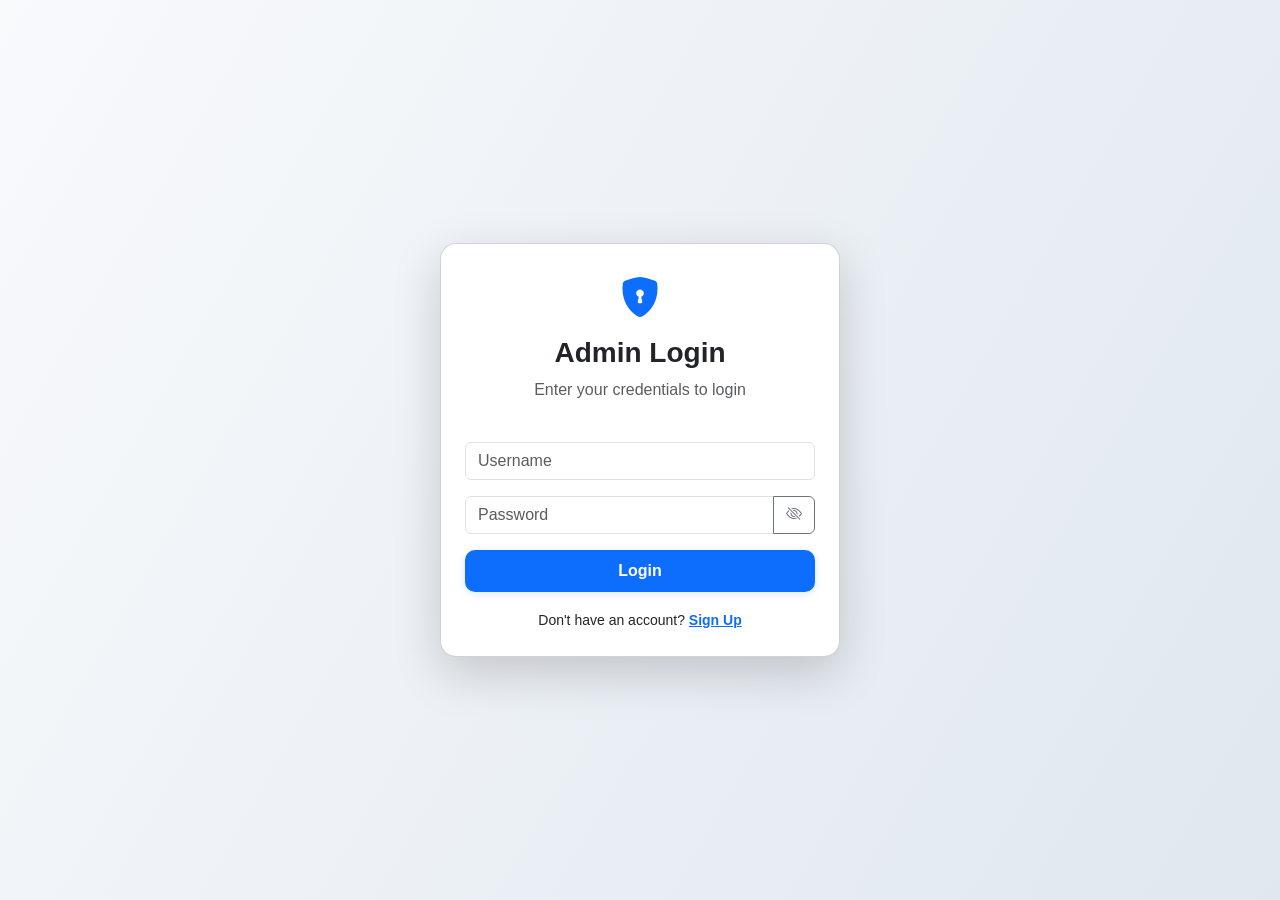
<file: admin-login.html>
<!DOCTYPE html>
<html lang="en">
<head>
  <meta charset="UTF-8">
  <meta name="viewport" content="width=device-width, initial-scale=1.0">
  <title>Admin Login | BH Finder</title>
   <link rel="icon" href="images/bh2.png" type="image/jpeg">
  <link rel="stylesheet" href="bootstrap-5.3.8-dist/css/bootstrap.min.css">
  <link rel="stylesheet" href="https://cdn.jsdelivr.net/npm/bootstrap-icons@1.11.3/font/bootstrap-icons.min.css">
  <link rel="stylesheet" href="style.css">
</head>
<body class="bg-light">

  <div class="container d-flex justify-content-center align-items-center min-vh-100">
    <div class="card shadow-lg p-4 rounded-4" style="max-width: 400px; width: 100%;">
      <div class="text-center mb-4">
        <i class="bi bi-shield-lock-fill fs-1 text-primary"></i>
        <h3 class="fw-bold mt-2">Admin Login</h3>
        <p class="text-muted">Enter your credentials to login</p>
      </div>

      <form id="adminLoginForm">
        <div class="mb-3">
          <input type="text" class="form-control" id="username" placeholder="Username" required autocomplete="username">
        </div>
        <!-- 👁️ [GI-USAB] Gihimong input group para sa show/hide password -->
        <div class="mb-3 input-group">
          <input type="password" class="form-control" id="password" placeholder="Password" required autocomplete="current-password">
          <button class="btn btn-outline-secondary" type="button" id="togglePassword">
            <i class="bi bi-eye-slash"></i>
          </button>
        </div>
        <button type="submit" class="btn btn-primary w-100 fw-semibold">Login</button>
        <div class="text-center mt-3">
          <small>Don't have an account? <a href="admin-signup.html" class="text-primary fw-semibold">Sign Up</a></small>
        </div>
      </form>
    </div>
  </div>

  <script src="bootstrap-5.3.8-dist/js/bootstrap.bundle.min.js"></script>
  <!-- [GI-USAB] Gigamit na ang dedikado nga script para sa admin login -->
  <script src="admin-login.js"></script>
</body>
</html>
</file>
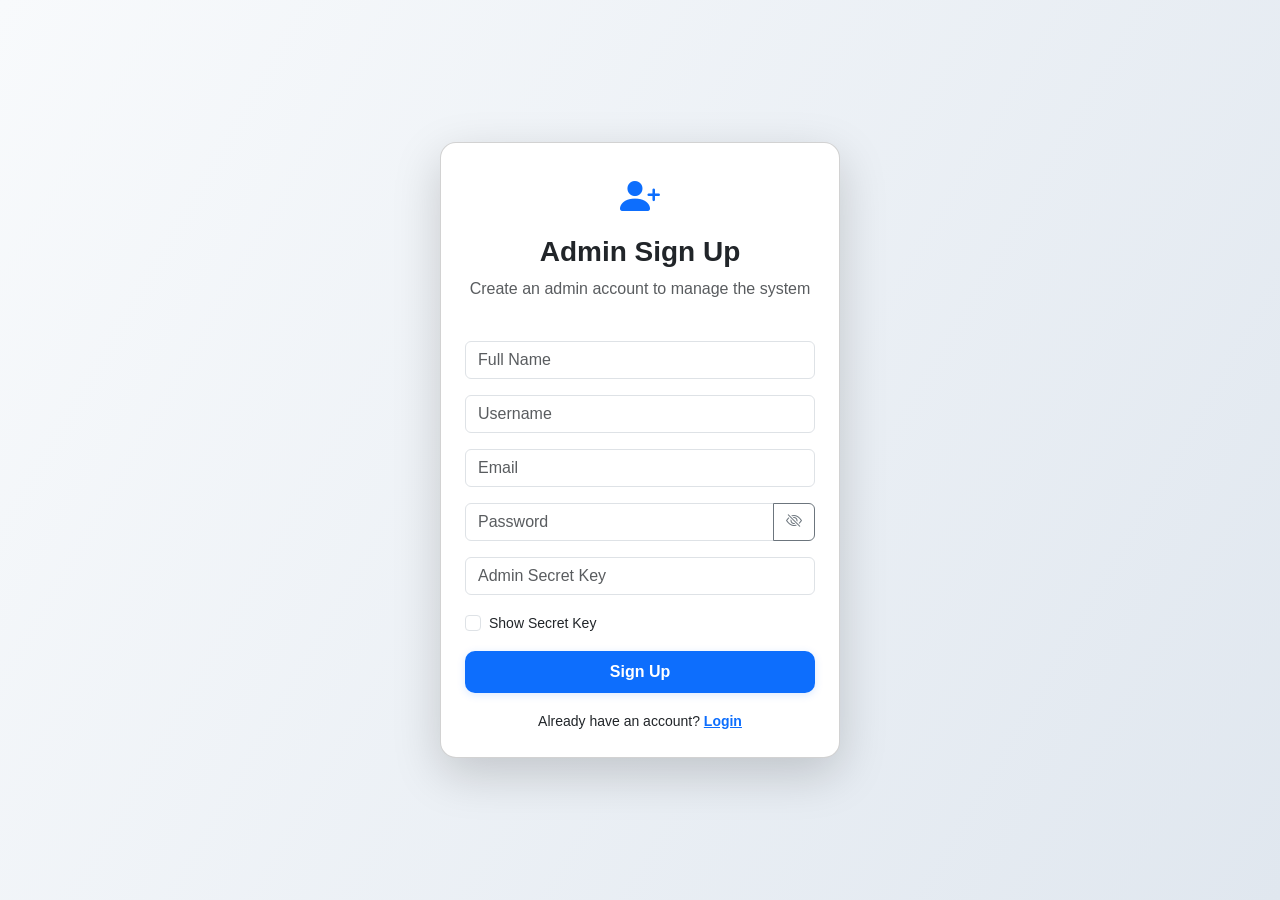
<file: admin-signup.html>
<!DOCTYPE html>
<html lang="en">
<head>
  <meta charset="UTF-8">
  <meta name="viewport" content="width=device-width, initial-scale=1.0">
  <title>Admin Sign Up | BH Finder</title>
   <link rel="icon" href="images/bh2.png" type="image/jpeg">
  <link rel="stylesheet" href="bootstrap-5.3.8-dist/css/bootstrap.min.css">
  <link rel="stylesheet" href="https://cdn.jsdelivr.net/npm/bootstrap-icons@1.11.3/font/bootstrap-icons.min.css">
  <link rel="stylesheet" href="style.css">
</head>
<body class="bg-light">

  <div class="container d-flex justify-content-center align-items-center min-vh-100">
    <div class="card shadow-lg p-4 rounded-4" style="max-width: 400px; width: 100%;">
      <div class="text-center mb-4">
        <i class="bi bi-person-plus-fill fs-1 text-primary"></i>
        <h3 class="fw-bold mt-2">Admin Sign Up</h3>
        <p class="text-muted">Create an admin account to manage the system</p>
      </div>

      <form id="signupForm" method="POST">
        <div class="mb-3">
          <input type="text" class="form-control" id="fullname" name="fullname" placeholder="Full Name" required autocomplete="name">
        </div>
        <div class="mb-3">
          <input type="text" class="form-control" id="username" name="username" placeholder="Username" required autocomplete="username">
        </div>
        <div class="mb-3">
          <input type="email" class="form-control" id="email" name="email" placeholder="Email" required autocomplete="email">
        </div>
        <!--  [GI-USAB] Gihimong input group para sa show/hide password -->
        <div class="mb-3 input-group">
          <input type="password" class="form-control" id="password" name="password" placeholder="Password" required autocomplete="new-password">
          <button class="btn btn-outline-secondary" type="button" id="togglePassword">
            <i class="bi bi-eye-slash"></i>
          </button>
        </div>
        <input type="hidden" id="role" name="role" value="admin">
        <!-- [GI-USAB] Field para sa Admin Secret Key -->
        <div class="mb-3">
          <input type="password" class="form-control" id="secret_key" name="secret_key" placeholder="Admin Secret Key" required autocomplete="new-password">
        </div>
        <!--  [BAG-O] Checkbox para ipakita ang secret key -->
        <div class="form-check mb-3">
          <input class="form-check-input" type="checkbox" id="showSecretKey">
          <label class="form-check-label small" for="showSecretKey">
            Show Secret Key
          </label>
        </div>

        <button type="submit" class="btn btn-primary w-100 fw-semibold">Sign Up</button>
        <div class="text-center mt-3">
          <small>Already have an account? <a href="admin-login.html" class="text-primary fw-semibold">Login</a></small>
        </div>
      </form>
    </div>
  </div>

  <script src="bootstrap-5.3.8-dist/js/bootstrap.bundle.min.js"></script>
  <!-- [GI-USAB] Gigamit na ang bag-ong admin-signup.js para sa admin-specific logic -->
  <script src="admin-signup.js"></script>

</body>
</html>
</file>
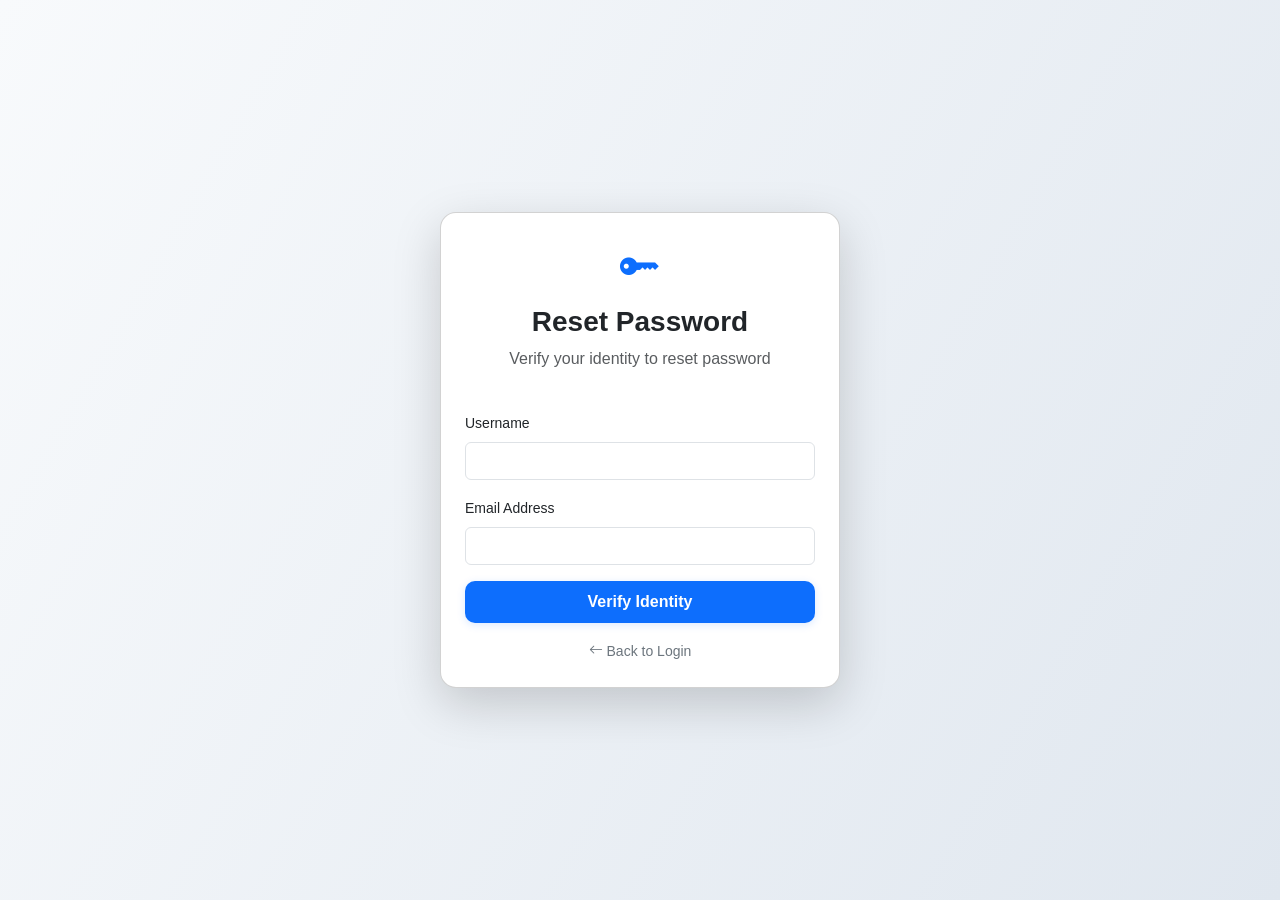
<file: forgot-password.html>
<!DOCTYPE html>
<html lang="en">
<head>
  <meta charset="UTF-8">
  <meta name="viewport" content="width=device-width, initial-scale=1.0">
  <title>Forgot Password | BH Finder</title>
  <link rel="icon" href="images/bh2.png" type="image/jpeg">
  <link rel="stylesheet" href="bootstrap-5.3.8-dist/css/bootstrap.min.css">
  <link rel="stylesheet" href="https://cdn.jsdelivr.net/npm/bootstrap-icons@1.11.3/font/bootstrap-icons.min.css">
  <link rel="stylesheet" href="style.css">
</head>
<body class="bg-light">

  <div class="container d-flex justify-content-center align-items-center min-vh-100">
    <div class="card shadow-lg p-4 rounded-4" style="max-width: 400px; width: 100%;">
      <div class="text-center mb-4">
        <i class="bi bi-key-fill fs-1 text-primary"></i>
        <h3 class="fw-bold mt-2">Reset Password</h3>
        <p class="text-muted">Verify your identity to reset password</p>
      </div>

      <form id="forgotPasswordForm">
        <!-- Step 1: Verification -->
        <div id="verificationStep">
          <div class="mb-3">
            <label for="username" class="form-label small">Username</label>
            <input type="text" class="form-control" id="username" required autocomplete="username">
          </div>
          <div class="mb-3">
            <label for="email" class="form-label small">Email Address</label>
            <input type="email" class="form-control" id="email" required autocomplete="email">
          </div>
          <button type="submit" class="btn btn-primary w-100 fw-semibold" id="verifyBtn">Verify Identity</button>
        </div>

        <!-- Step 2: New Password (Hidden initially) -->
        <div id="resetStep" class="d-none">
          <div class="alert alert-success small py-2"><i class="bi bi-check-circle-fill"></i> Identity Verified!</div>
          <div class="mb-3">
            <label for="newPassword" class="form-label small">New Password</label>
            <div class="input-group">
              <input type="password" class="form-control" id="newPassword" autocomplete="new-password">
              <button class="btn btn-outline-secondary" type="button" id="toggleNewPass"><i class="bi bi-eye-slash"></i></button>
            </div>
          </div>
          <div class="mb-3">
            <label for="confirmPassword" class="form-label small">Confirm Password</label>
            <div class="input-group">
              <input type="password" class="form-control" id="confirmPassword" autocomplete="new-password">
              <button class="btn btn-outline-secondary" type="button" id="toggleConfirmPass"><i class="bi bi-eye-slash"></i></button>
            </div>
          </div>
          <button type="button" class="btn btn-success w-100 fw-semibold" id="resetBtn">Reset Password</button>
        </div>

        <div class="text-center mt-3">
          <a href="user-login.html" class="text-decoration-none small text-secondary"><i class="bi bi-arrow-left"></i> Back to Login</a>
        </div>
      </form>
    </div>
  </div>

  <script src="bootstrap-5.3.8-dist/js/bootstrap.bundle.min.js"></script>
  <script src="forgot-password.js"></script>
</body>
</html>
</file>
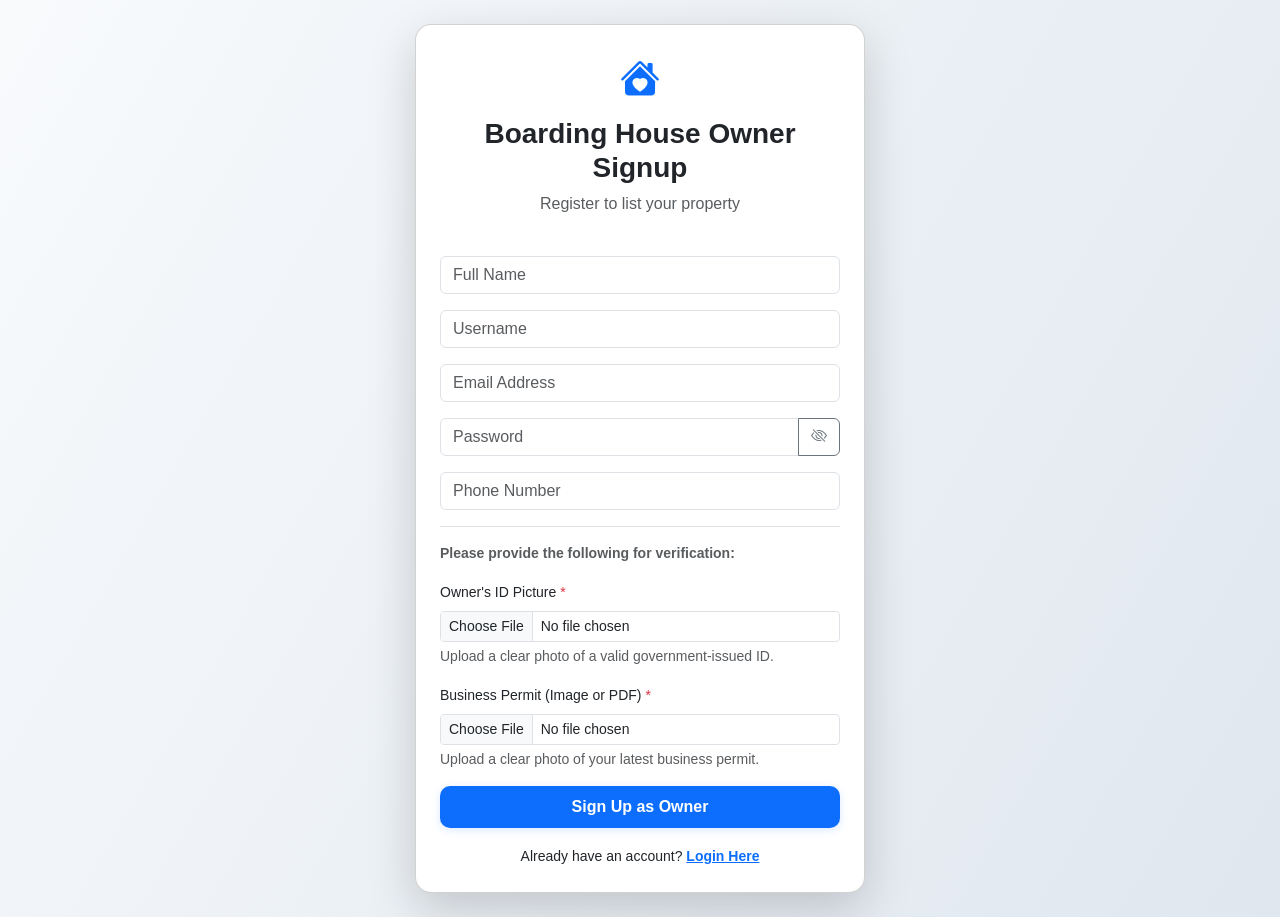
<file: owner-signup.html>
<!DOCTYPE html>
<html lang="en">
<head>
  <meta charset="UTF-8">
  <meta name="viewport" content="width=device-width, initial-scale=1.0">
  <title>Owner Sign Up | BH Finder</title>
   <link rel="icon" href="images/bh2.png" type="image/jpeg">

  <!-- 🎨 Bootstrap styling -->
  <link rel="stylesheet" href="bootstrap-5.3.8-dist/css/bootstrap.min.css">
  <link rel="stylesheet" href="https://cdn.jsdelivr.net/npm/bootstrap-icons@1.11.3/font/bootstrap-icons.min.css">
  <link rel="stylesheet" href="style.css">
</head>

<body class="bg-light">
  <!-- 🏠 Centered signup card -->
  <div class="container d-flex justify-content-center align-items-center min-vh-100 py-4">
    <div class="card shadow-lg p-4 rounded-4" style="max-width: 450px; width: 100%;">
      <div class="text-center mb-4">
        <i class="bi bi-house-heart-fill fs-1 text-primary"></i>
        <h3 class="fw-bold mt-2">Boarding House Owner Signup</h3>
        <p class="text-muted">Register to list your property</p>
      </div>

      <!-- ✅ Owner Signup Form -->
      <form id="signupForm">
        <div class="mb-3">
          <input type="text" class="form-control" id="fullname" name="full_name" placeholder="Full Name" required autocomplete="name">
        </div>
        <div class="mb-3">
          <input type="text" class="form-control" id="username" name="username" placeholder="Username" required autocomplete="username">
        </div>
        <div class="mb-3">
          <input type="email" class="form-control" id="email" name="email" placeholder="Email Address" required autocomplete="email">
        </div>
        <div class="mb-3 input-group">
          <input type="password" class="form-control" id="password" name="password" placeholder="Password" required autocomplete="new-password">
          <button class="btn btn-outline-secondary" type="button" id="togglePassword">
            <i class="bi bi-eye-slash"></i>
          </button>
        </div>
        <div class="mb-3">
          <input type="tel" class="form-control" id="phone" name="phone" placeholder="Phone Number" required autocomplete="tel">
        </div>
        
        <!-- Hidden input para sa role -->
        <input type="hidden" id="role" name="role" value="owner">

        <!-- Mga field para sa Owner, kanunay makita -->
        <div id="ownerFields" class="mt-3 border-top pt-3">
          <p class="text-muted small fw-semibold">Please provide the following for verification:</p>
          <div class="mb-3">
            <label for="idPicture" class="form-label small">Owner's ID Picture <span class="text-danger">*</span></label>
            <input type="file" class="form-control form-control-sm" id="idPicture" name="idPicture" accept="image/*,application/pdf" required>
            <div class="form-text small">
              Upload a clear photo of a valid government-issued ID.
            </div>
          </div>
          <div class="mb-3">
            <label for="businessPermit" class="form-label small">Business Permit (Image or PDF) <span class="text-danger">*</span></label>
            <input type="file" class="form-control form-control-sm" id="businessPermit" name="businessPermit" accept="image/*,application/pdf" required>
            <div class="form-text small">Upload a clear photo of your latest business permit.</div>
          </div>
        </div>

        <button type="submit" class="btn btn-primary w-100 fw-semibold">Sign Up as Owner</button>

        <div class="text-center mt-3">
          <small>
            Already have an account?
            <a href="user-login.html" class="text-primary fw-semibold">Login Here</a>
          </small>
        </div>
      </form>
    </div>
  </div>

  <!-- ⚙️ JS libraries -->
  <script src="bootstrap-5.3.8-dist/js/bootstrap.bundle.min.js"></script>
  <!-- Gigamit gihapon ang signup.js kay kaya na niya i-handle ang owner-specific fields -->
  <script src="signup.js"></script>

</body>
</html>
</file>
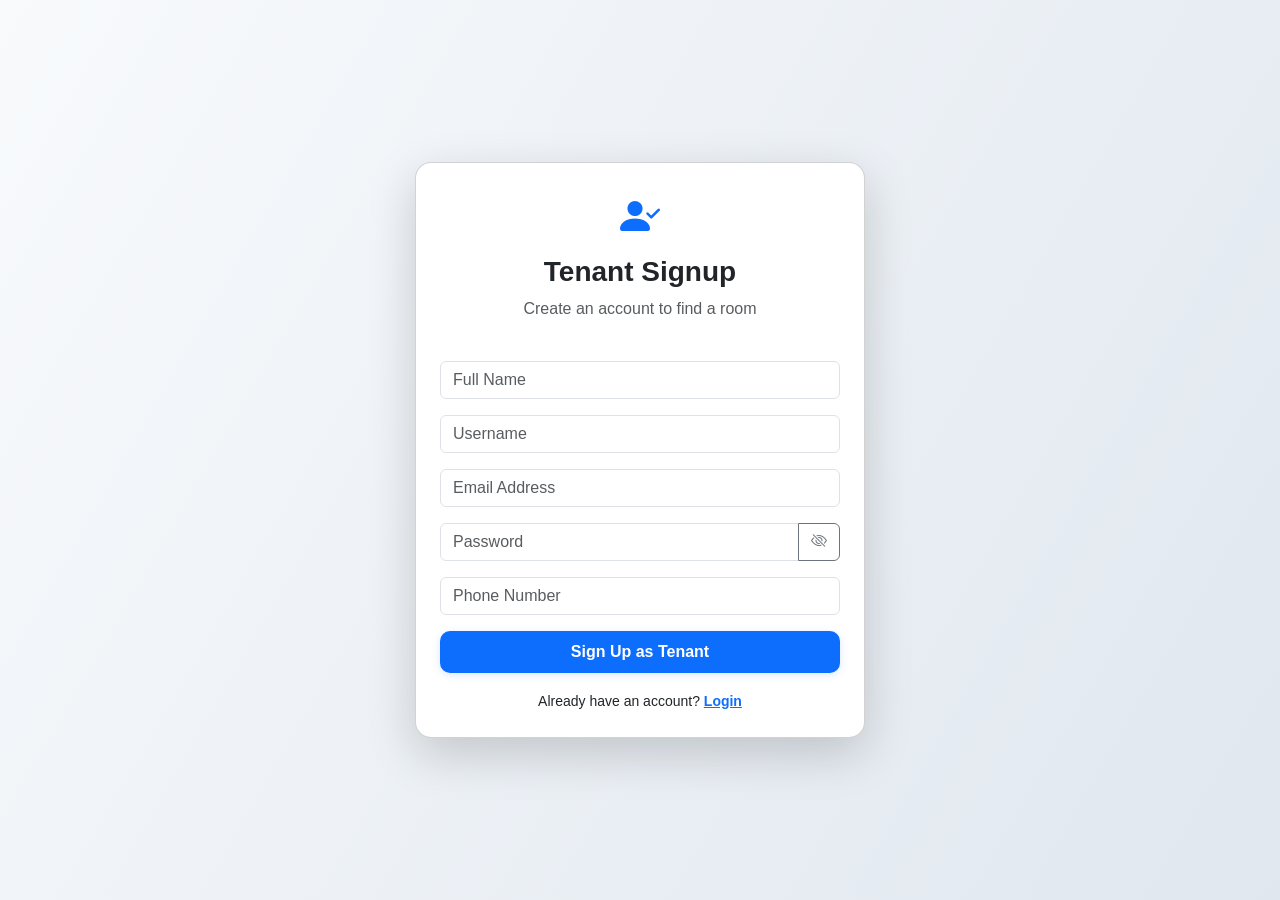
<file: tenant-signup.html>
<!DOCTYPE html>
<html lang="en">
<head>
  <meta charset="UTF-8">
  <meta name="viewport" content="width=device-width, initial-scale=1.0">
  <title>Tenant Sign Up | BH Finder</title>
   <link rel="icon" href="images/bh2.png" type="image/jpeg">

  <!-- 🎨 Bootstrap styling -->
  <link rel="stylesheet" href="bootstrap-5.3.8-dist/css/bootstrap.min.css">
  <link rel="stylesheet" href="https://cdn.jsdelivr.net/npm/bootstrap-icons@1.11.3/font/bootstrap-icons.min.css">
  <link rel="stylesheet" href="style.css">
</head>

<body class="bg-light">
  <!-- 🏠 Centered signup card -->
  <div class="container d-flex justify-content-center align-items-center min-vh-100 py-4">
    <div class="card shadow-lg p-4 rounded-4" style="max-width: 450px; width: 100%;">
      <div class="text-center mb-4">
        <i class="bi bi-person-check-fill fs-1 text-primary"></i>
        <h3 class="fw-bold mt-2">Tenant Signup</h3>
        <p class="text-muted">Create an account to find a room</p>
      </div>

      <!-- ✅ Tenant Signup Form -->
      <form id="signupForm">
        <div class="mb-3">
          <input type="text" class="form-control" id="fullname" name="full_name" placeholder="Full Name" required autocomplete="name">
        </div>
        <div class="mb-3">
          <input type="text" class="form-control" id="username" name="username" placeholder="Username" required autocomplete="username">
        </div>
        <div class="mb-3">
          <input type="email" class="form-control" id="email" name="email" placeholder="Email Address" required autocomplete="email">
        </div>
        <!--  [GI-USAB] Gihimong input group para sa show/hide password -->
        <div class="mb-3 input-group">
          <input type="password" class="form-control" id="password" name="password" placeholder="Password" required autocomplete="new-password">
          <button class="btn btn-outline-secondary" type="button" id="togglePassword">
            <i class="bi bi-eye-slash"></i>
          </button>
        </div>
        <div class="mb-3">
          <input type="tel" class="form-control" id="phone" name="phone" placeholder="Phone Number" required autocomplete="tel">
        </div>
        
        <!-- Hidden input para sa role, kanunay 'tenant' -->
        <input type="hidden" id="role" name="role" value="tenant">

        <button type="submit" class="btn btn-primary w-100 fw-semibold">Sign Up as Tenant</button>

        <div class="text-center mt-3">
          <small>
            Already have an account?
            <a href="user-login.html" class="text-primary fw-semibold">Login</a>
          </small>
        </div>
      </form>
    </div>
  </div>

  <!-- ⚙️ JS libraries -->
  <script src="bootstrap-5.3.8-dist/js/bootstrap.bundle.min.js"></script>
  <script src="signup.js"></script>

</body>
</html>
</file>
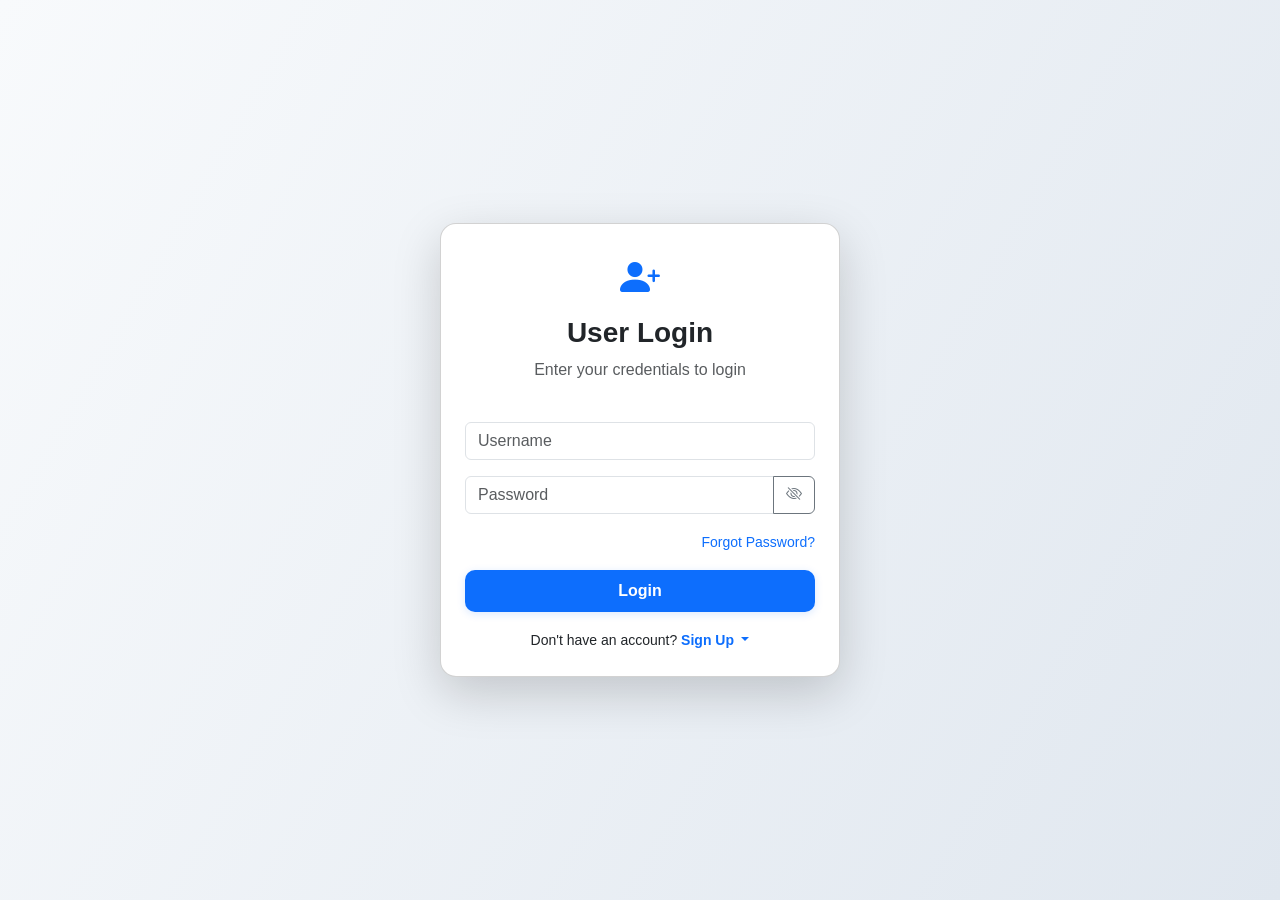
<file: user-login.html>
<!DOCTYPE html>
<html lang="en">
<head>
  <meta charset="UTF-8">
  <meta name="viewport" content="width=device-width, initial-scale=1.0">
  <title>User Login | BH Finder</title>
   <link rel="icon" href="images/bh2.png" type="image/jpeg">
  <!-- Bootstrap styling -->
  <link rel="stylesheet" href="bootstrap-5.3.8-dist/css/bootstrap.min.css">
  <link rel="stylesheet" href="https://cdn.jsdelivr.net/npm/bootstrap-icons@1.11.3/font/bootstrap-icons.min.css">
  <link rel="stylesheet" href="style.css">
</head>

<body class="bg-light">
  <!--  Centered login card -->
  <div class="container d-flex justify-content-center align-items-center min-vh-100">
    <div class="card shadow-lg p-4 rounded-4" style="max-width: 400px; width: 100%;">
      <div class="text-center mb-4">
        <i class="bi bi-person-plus-fill fs-1 text-primary"></i>
        <h3 class="fw-bold mt-2">User Login</h3>
        <p class="text-muted">Enter your credentials to login</p>
      </div>

      <!--  Usa ra ka form (no nested forms) -->
      <form id="userLoginForm">
        <div class="mb-3">
          <input type="text" class="form-control" id="username" placeholder="Username" required autocomplete="username">
        </div>
        <!--  [GI-USAB] Gihimong input group para sa show/hide password -->
        <div class="mb-3 input-group">
          <input type="password" class="form-control" id="password" placeholder="Password" required autocomplete="current-password">
          <button class="btn btn-outline-secondary" type="button" id="togglePassword">
            <i class="bi bi-eye-slash"></i>
          </button>
        </div>
        <!-- [BAG-O] Forgot Password Link -->
        <div class="text-end mb-3">
          <a href="forgot-password.html" class="text-decoration-none small text-primary">Forgot Password?</a>
        </div>
        <button type="submit" class="btn btn-primary w-100 fw-semibold">Login</button>

        <div class="text-center mt-3">
          <small>
            Don't have an account?
            <span class="dropdown">
              <a href="#" class="text-primary fw-semibold dropdown-toggle text-decoration-none" role="button" id="signupOptions" data-bs-toggle="dropdown" aria-expanded="false">
                Sign Up
              </a>
              <ul class="dropdown-menu" aria-labelledby="signupOptions">
                <li><a class="dropdown-item" href="tenant-signup.html"><i class="bi bi-person-check-fill me-2"></i>As Tenant</a></li>
                <li><a class="dropdown-item" href="owner-signup.html"><i class="bi bi-house-heart-fill me-2"></i>As Owner</a></li>
              </ul>
            </span>
          </small>
        </div>
      </form>
    </div>
  </div>

  <!--  JS libraries -->
  <script src="bootstrap-5.3.8-dist/js/bootstrap.bundle.min.js"></script>
  <script src="login.js"></script>
</body>
</html>
</file>
<file: style.css>
/* --- GLOBAL STYLES (Gigamit sa daghang pages) --- */
body {
  background: linear-gradient(120deg, #f8fafc 0%, #e0e7ef 100%);
  font-family: 'Segoe UI', Arial, sans-serif;
  min-height: 100vh;
  color: #374151;
}

/* --- NAVBAR (Global) --- */
.navbar {
  box-shadow: 0 2px 6px rgba(0, 0, 0, 0.1);
}
.navbar-brand {
  font-weight: 700;
  font-size: 1.5rem;
}
.navbar .nav-link {
  font-weight: 500;
  margin-right: 10px;
  transition: color 0.2s;
}
.navbar .nav-link:hover {
  color: #dbeafe !important;
}

/* --- HERO SECTION (Para sa index.html) --- */ 
.hero {
  background: url('images/bh2.png') center/cover no-repeat;
  height: 320px;
  display: flex;
  align-items: center;
  justify-content: center;
  text-align: center;
  color: rgb(47, 47, 136); /* Gibag-o gikan sa white ngadto sa blue */
}
.hero h1 {
  font-size: 2.8rem;
  font-weight: bold;
}
.hero p {
  font-size: 1.2rem;
  margin-top: 8px;
}

/* --- SEARCH BOX (Para sa index.html) --- */
.search-box {
  margin-top: -40px;
  background: white;
  padding: 20px;
  border-radius: 12px;
  box-shadow: 0 3px 10px rgba(0, 0, 0, 0.08);
}
#searchBox {
  border-radius: 10px;
  border: 1px solid #d1d5db;
  font-size: 1.05rem;
  padding: 0.7rem 1.1rem;
  transition: border-color 0.2s, box-shadow 0.2s;
}
#searchBox:focus {
  border-color: #0d6efd;
  box-shadow: 0 0 0 3px rgba(13,110,253,0.12);
}

/* --- BUTTONS (Global) --- */
.btn-primary {
  border-radius: 10px;
  font-weight: 600;
  font-size: 1rem;
  padding: 0.55rem 1.2rem;
  box-shadow: 0 2px 8px rgba(13,110,253,0.15);
  border: none;
  transition: all 0.2s;
}
.btn-primary:hover {
  box-shadow: 0 4px 16px rgba(13,110,253,0.25);
  opacity: 0.95;
}

/* --- CARD DESIGN (Para sa Boarding House list sa index.html ug tenant-dashboard.html) --- */
.card {
  transition: transform 0.2s ease-in-out, box-shadow 0.2s ease-in-out;
  border: 1px solid var(--bs-border-color-translucent); /* [GI-USAB] Nipis nga border */
  border-radius: 12px; /* [GI-USAB] Softer corners */
  box-shadow: 0 4px 12px rgba(0, 0, 0, 0.08); /* [GI-USAB] Mas subtle nga shadow */
}
.card:hover {
  transform: translateY(-5px);
  box-shadow: 0 8px 25px rgba(0, 0, 0, 0.12) !important; /* [GI-USAB] Mas klaro nga shadow on hover */
}
.card-img-top {
  border-top-left-radius: 11px; /* [GI-USAB] I-match sa card's border-radius */
  border-top-right-radius: 11px;
  height: 200px;
  object-fit: cover;
}
.card-title {
  font-weight: 600;
  color: #1e293b;
}
.card-text {
  font-size: 0.95rem;
  color: #475569;
}

/* --- FOOTER (Global) --- */
.footer {
  background: #0d6efd;
  color: white;
  padding: 20px 0;
  text-align: center;
  margin-top: 50px;
  font-size: 0.95rem;
  box-shadow: 0 -2px 10px rgba(0, 0, 0, 0.08);
}
.footer p {
  margin: 0;
}

/* [BAG-O] CSS para sa collapsible icon sa tenant-dashboard */
.collapse-icon {
  transition: transform 0.3s ease;
}

/* I-rotate ang icon kung dili collapsed (gipakita ang content) */
a[aria-expanded="true"] .collapse-icon {
  transform: rotate(180deg);
}
</file>
